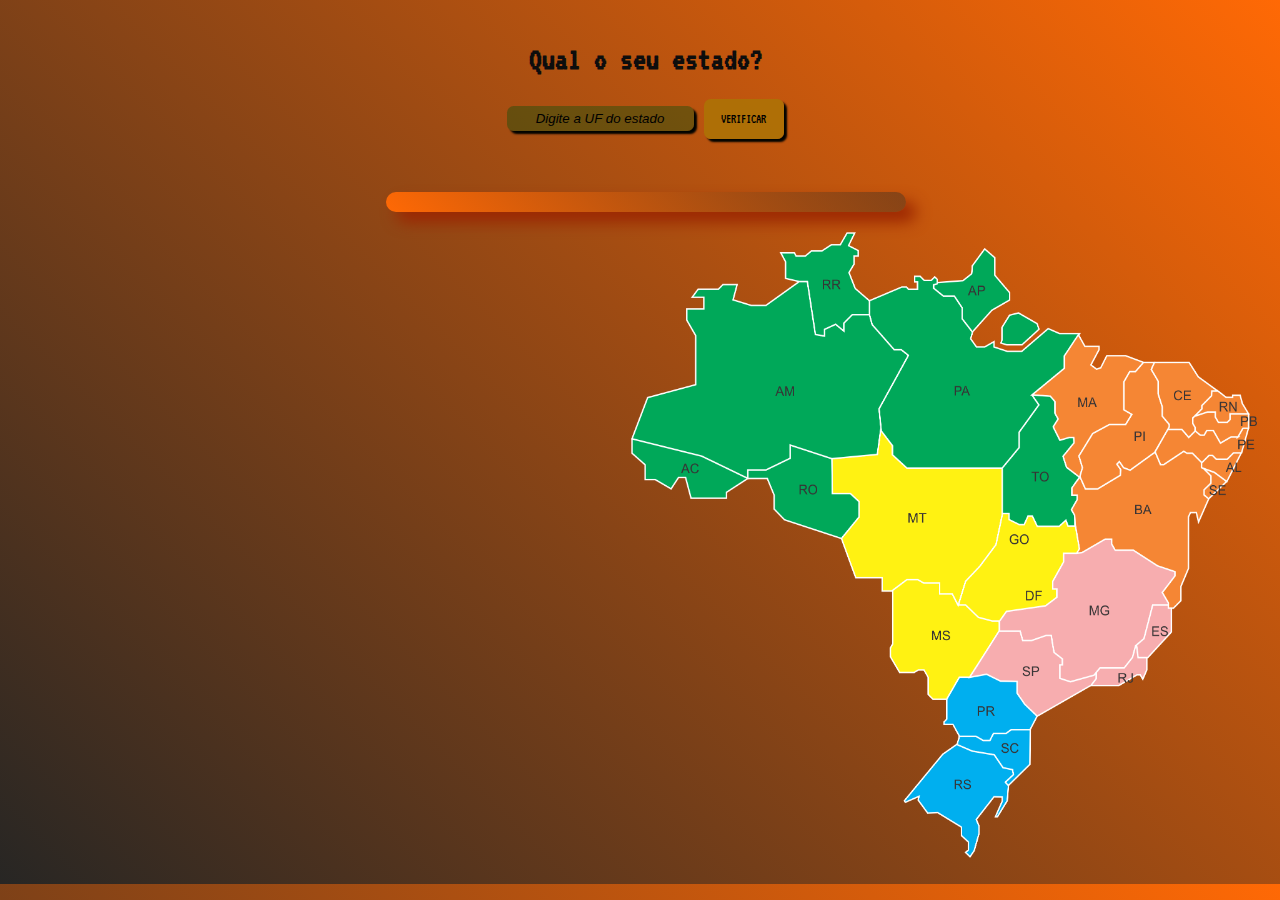
<file: index.html>
<!DOCTYPE html>
<html lang='pt-BR'>
<head>
    <meta charset='UTF-8'>
    <link href='https://cdn.jsdelivr.net/npm/bootstrap@5.2.1/dist/css/bootstrap.min.css' rel='stylesheet' integrity='sha384-iYQeCzEYFbKjA/T2uDLTpkwGzCiq6soy8tYaI1GyVh/UjpbCx/TYkiZhlZB6+fzT' crossorigin='anonymous'>
    <meta http-equiv='X-UA-Compatible' content='IE=edge'>
    <meta name='viewport' content='width=device-width, initial-scale=1.0'>
    <link rel="preconnect" href="https://fonts.googleapis.com">
    <link rel="preconnect" href="https://fonts.gstatic.com" crossorigin>
    <link href="https://fonts.googleapis.com/css2?family=VT323&display=swap" rel="stylesheet">
    <link rel='stylesheet' href='stilo.css'>
    <title>Qual estado você é?</title>
</head>
<body>
    <script defer src='script.js'></script>

    <h1>Qual o seu estado?</h1>
    <input type='text' class='UF' name='textInput' id='textInput' placeholder='Digite a UF do estado'>
    <input type='button' id='veri' value='VERIFICAR' onclick='calcular()'>
    <div id='res'></div>
    <div class='estados-container'>
        <div id='bandeiraEstado'></div>
        <div id='mapaBrasil'>
            <img src='img/brasil3.jpeg' alt='Desenho do Brasil'>
        </div>
    </div>
</body>
</html>
</file>
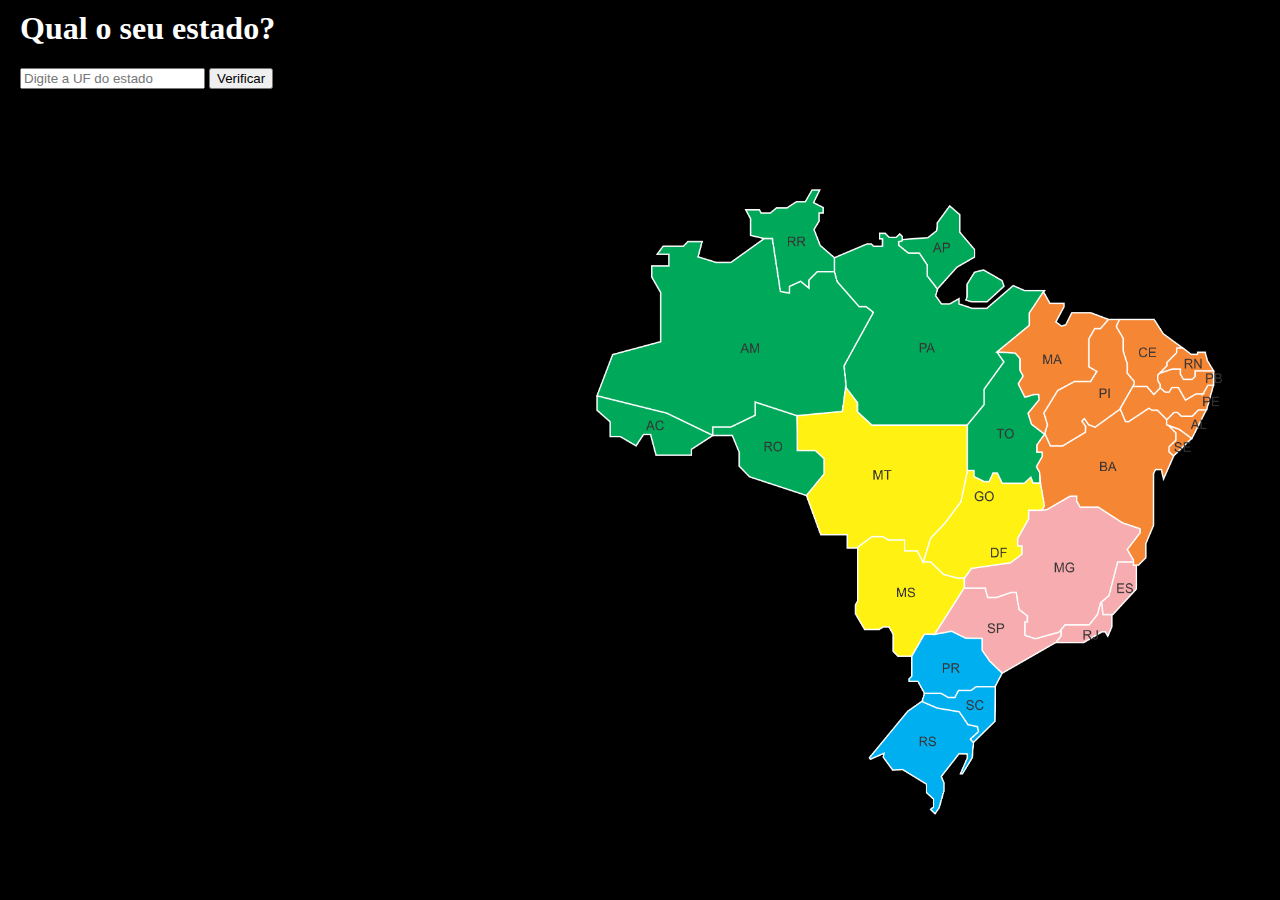
<file: texte1.html>
<!DOCTYPE html>
<html lang='pt-BR'>
<head>
    <meta charset='UTF-8'>
    <link href='https://cdn.jsdelivr.net/npm/bootstrap@5.2.1/dist/css/bootstrap.min.css' rel='stylesheet' integrity='sha384-iYQeCzEYFbKjA/T2uDLTpkwGzCiq6soy8tYaI1GyVh/UjpbCx/TYkiZhlZB6+fzT' crossorigin='anonymous'>
    <meta http-equiv='X-UA-Compatible' content='IE=edge'>
    <meta name='viewport' content='width=device-width, initial-scale=1.0'>
    <title>Estado você é?</title>
    <style>
        body {
            background: black;
            color:white;
            font: Arial normal 20px;
            margin-left: 20px;
        }
        .estados-container {
            padding: 50px;
            display: flex;
            flex-direction: row;
            justify-content: space-between;
            gap: 25px;
        }

        #mapaBrasil img {
            width: 626px;
            height: 626px;
        }


        div#res {
            margin-top: 50px;
        }
        h1 {
            margin-top: 10px;
        }
        
    
    </style>
</head>
<body>
    <h1>Qual o seu estado?</h1>
    <input type='text' name='textInput' id='textInput' placeholder='Digite a UF do estado'>
    <input type='button' class='btn btn-primary' value='Verificar' onclick='calcular()'>
    <div id='res'></div>
    <div class='estados-container'>
        <div id='bandeiraEstado'></div>
        <div id='mapaBrasil'>
            <img src='img/brasil3.jpeg' alt='Desenho do Brasil'>
        </div>
    </div>

    <script>
        function calcular() {
            var textInput = window.document.getElementById('textInput')
            var resultado = window.document.getElementById('res')
            var estado = String(textInput.value)
            
            var imagem1 = document.createElement('IMG');
            
            if(estado == 'RO') {
                resultado.innerHTML += `<p>O seu estado é <strong>Rondônia</strong>. Você é rondoniense.</p>`
                resultado.innerHTML += `<p>Nº de cidades: 52</br> População: 1.796.460</br> Capital: Porto Velho</br></p>`
                resultado.style.color = 'green'

                imagem1.setAttribute('src', 'img/Rondonia.jpeg');
                document.getElementById('bandeiraEstado').appendChild(imagem1);
                
            }
            else if(estado == 'SP') {
                resultado.innerHTML += `<p>O seu estado é <strong>São Paulo</strong>. Você é paulista.</p>`
                resultado.innerHTML += `<p>Nº de cidades: 645</br> População: 44.749.699</br> Capital: São Paulo</br></p>`
                resultado.style.color ='violet'
                imagem1.setAttribute('src', 'img/SaoPaulo.jpeg');
                document.getElementById('bandeiraEstado').appendChild(imagem1);
            }
            else if(estado == 'PR') {
                resultado.innerHTML += `<p>O seu estado é <strong>Paraná</strong>. Você é paranaense.</p>`
                resultado.innerHTML += `<p>Nº de cidades: 399</br> População: 11.597.484</br> Capital: Curitiba</br></p>`
                resultado.style.color = 'blue'
                imagem1.setAttribute('src', 'img/Parana.jpeg');
                document.getElementById('bandeiraEstado').appendChild(imagem1);
            }
            else if(estado == 'SC') {
                resultado.innerHTML += `<p>O seu estado é <strong>Santa Catarina</strong>. Você é catarinense.</p>`
                resultado.innerHTML += `<p>Nº de cidades: 295</br> População:7.252.502</br> Capital: Florianópolis</br></p>`
                resultado.style.color = 'yellow'
                imagem1.setAttribute('src', 'img/SantaCatarina.jpeg');
                document.getElementById('bandeiraEstado').appendChild(imagem1);
            }
            else if(estado == 'RS') {
                resultado.innerHTML += `<p>O seu estado é <strong>Rio Grande do Sul</strong>. Você é riograndense.</p>`
                resultado.innerHTML += `<p>Nº de cidades: 497</br> População: 10.693.929</br> Capital: Porto Alegre</br></p>`
                resultado.style.color = 'gray'
                imagem1.setAttribute('src', 'img/RioGrandeDoSul.jpeg');
                document.getElementById('bandeiraEstado').appendChild(imagem1);
            }
            else if(estado == 'MG') {
                resultado.innerHTML += `<p>O seu estado é <strong>Minas Gerais</strong>. Você é mineiro.</p>`
                resultado.innerHTML += `<p>Nº de cidades: 471</br> População: 21.411.923</br> Capital: Belo Horizonte</br></p>`
                resultado.style.color = 'orange'
                imagem1.setAttribute('src', 'img/MinasGerais.jpg');
                document.getElementById('bandeiraEstado').appendChild(imagem1);
            }
            else {
                resultado.innerHTML += `<p>SEU ESTADO AINDA <strong>NÃO ESTÁ</strong> NO BANCO DE DADOS.</p>`
                resultado.style.color = 'red'
                imagem1.setAttribute('src', 'img/Brasil.png');
                imagem1.style.width = '500px';
                imagem1.style.height = '500px';
                document.getElementById('bandeiraEstado').appendChild(imagem1);
                
            }
        }
        
    </script>

</body>
</html>
</file>
<file: stilo.css>
body {
    background-image: linear-gradient(45deg, rgb(39, 38, 36), rgb(255, 105, 5));
    color:rgb(13, 13, 13);
    font-family: 'VT323', monospace;
    text-align: center;
    margin-left: 20px;
    padding: 15px;
}
.estados-container {
    display: flex;
    flex-direction: row;
    justify-content: space-between;
    gap: 25px;
}

#bandeiraEstado img{
    width: 700px;
    height: 500px;
    margin: 3px;
    box-shadow: 10px 15px 15px #000300;
    border-radius: 5px;
}

#mapaBrasil img {
    width: 626px;
    height: 626px;
}


#res{
    background-image: linear-gradient(45deg, rgb(255, 105, 5), rgba(39, 38, 36, 0.404));
    /*background-color: rgba(255, 105, 5, 0.14);*/
    width: 500px;
    height: auto;
    margin: auto;
    margin-top: 50px;
    padding: 10px;
    border-radius: 15px;
    margin-bottom: 20px;
    box-shadow: 10px 10px 15px #9b2602;
    font-family: 'VT323' monospace;
    color: rgb(7, 7, 7);
}
h1 {
    margin-top: 20px;
    
}
#veri{
    width: 80px;
    height: 40px;
    cursor: pointer;
    background-color: rgba(172, 114, 6, 0.896);/*rgb(33, 117, 33);*/
    font-family: 'VT323', monospace;
    color: #000;
    border: 20px; 
    margin: 3px;
    border-radius: 0.5em;
    border-width: 2px;
    border-color: #000;
    box-shadow: 3px 3px 2px #000300;
}
#veri:hover{
    background-color: rgb(5, 195, 14);
    color: #000300;
}
#veri:active{
    color: red;
    position: relative;
    top: 5px;
    box-shadow: 3px 3px 3px red, inset 0px 0px 0px rgb(239, 239, 4);
}
.UF{
    background-color: rgba(3, 78, 10, 0.392);
    margin: 1px;
    color: #000;
    text-align: center;
    border: none;
    padding: 5px;
    border-radius: 0.5em;
    box-shadow: 3px 3px 2px #000300;
}
::placeholder{
    color: #000;
    font-style: italic;
}
</file>
